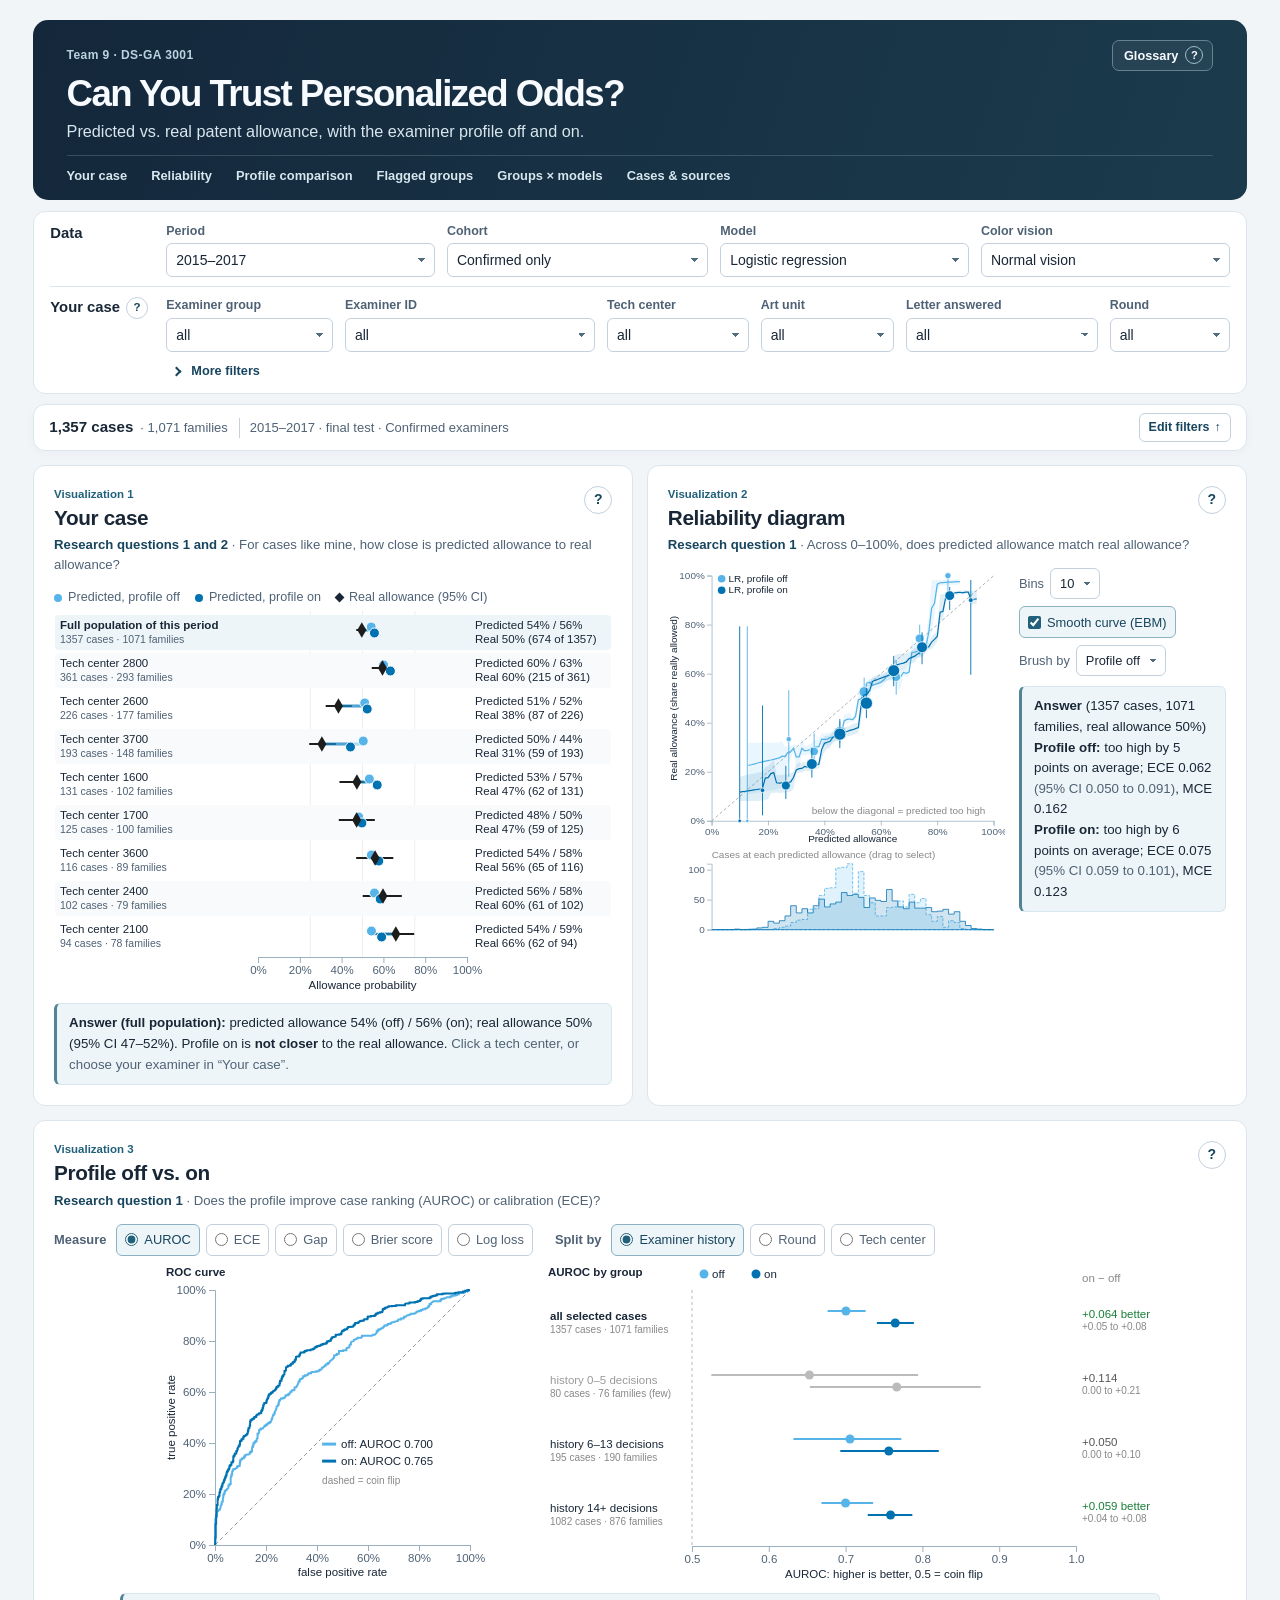
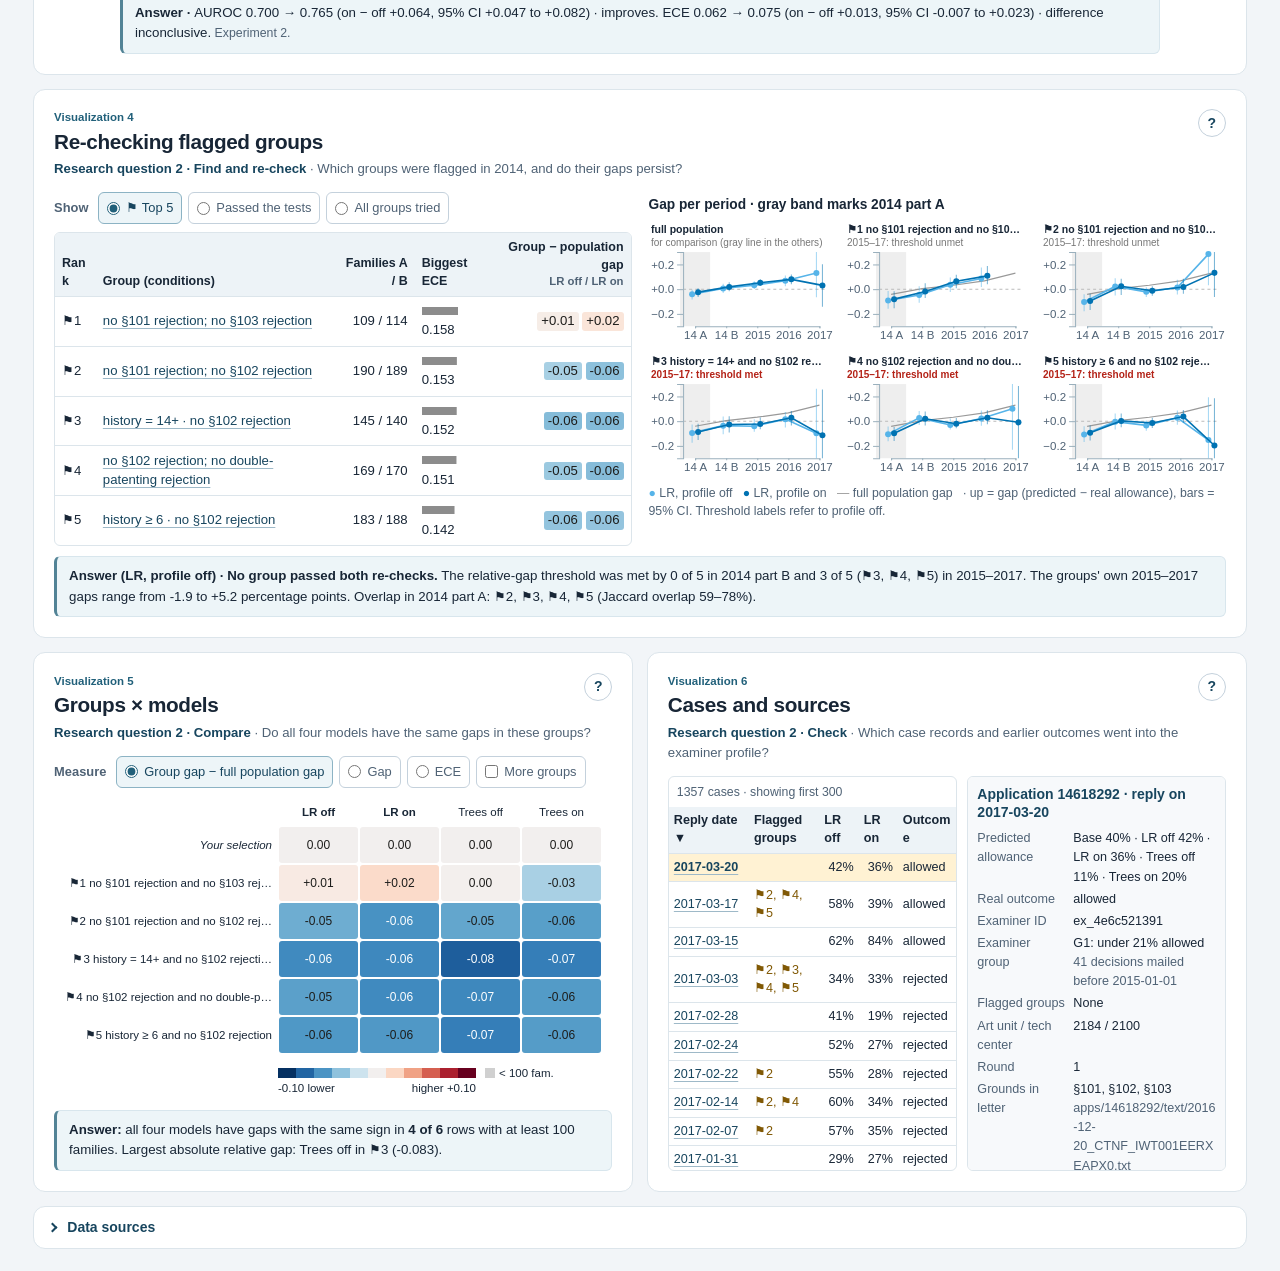
<file: interface/index.html>
<!DOCTYPE html>
<html lang="en">
<head>
<meta charset="utf-8">
<title>Can You Trust Personalized Odds? · Team 9 · VisML 2026</title>
<meta name="viewport" content="width=device-width, initial-scale=1">
<link rel="stylesheet" href="css/style.css">
</head>
<body>
<svg width="0" height="0" style="position:absolute" aria-hidden="true">
  <defs>
    <!-- Color vision deficiency matrices from Machado, Oliveira, and Fernandes (2009). -->
    <filter id="cvd-protanopia"><feColorMatrix type="matrix" values="0.152286 1.052583 -0.204868 0 0  0.114503 0.786281 0.099216 0 0  -0.003882 -0.048116 1.051998 0 0  0 0 0 1 0"/></filter>
    <filter id="cvd-deuteranopia"><feColorMatrix type="matrix" values="0.367322 0.860646 -0.227968 0 0  0.280085 0.672501 0.047413 0 0  -0.011820 0.042940 0.968881 0 0  0 0 0 1 0"/></filter>
    <filter id="cvd-tritanopia"><feColorMatrix type="matrix" values="1.255528 -0.076749 -0.178779 0 0  -0.078411 0.930809 0.147602 0 0  0.004733 0.691367 0.303900 0 0  0 0 0 1 0"/></filter>
    <filter id="cvd-grayscale"><feColorMatrix type="saturate" values="0"/></filter>
  </defs>
</svg>

<a class="skip-link" href="#app">Skip to visualizations</a>
<header class="page-width">
  <div class="masthead">
    <div class="masthead-heading">
      <div class="masthead-meta">
        <span>Team 9 · DS-GA 3001</span>
        <span class="practice-mark" id="practice-mark" hidden>Practice data</span>
      </div>
      <button type="button" class="help glossary" data-help="words" aria-label="Dashboard glossary" aria-controls="helpbox" aria-expanded="false">Glossary <span aria-hidden="true">?</span></button>
    </div>
    <h1 class="dashboard-title">Can You Trust Personalized Odds?</h1>
    <p class="subtitle">Predicted vs. real patent allowance, with the examiner profile off and on.</p>
    <p id="practice-note" class="practice-note" hidden>Predictions and outcomes are simulated. Document references come from the original case records.</p>
    <nav class="view-nav" id="view-nav" aria-label="Jump to a visualization">
      <a href="#vis1">Your case</a>
      <a href="#vis2">Reliability</a>
      <a href="#vis3">Profile comparison</a>
      <a href="#vis4">Flagged groups</a>
      <a href="#vis5">Groups × models</a>
      <a href="#vis6">Cases &amp; sources</a>
    </nav>
  </div>
  <section class="filter-panel" id="filter-panel" aria-label="Dashboard filters" tabindex="-1">
    <div class="filter-row">
      <h2 class="filter-title">Data</h2>
      <div class="filter-fields data-fields" id="filters">
        <label><span>Period</span><select id="f-part"></select></label>
        <label><span>Cohort</span><select id="f-cohort">
          <option value="primary">Confirmed only</option>
          <option value="all">All cases</option></select></label>
        <label><span>Model</span><select id="f-pair">
          <option value="lr">Logistic regression</option>
          <option value="gbt">Boosted trees</option></select></label>
        <label><span>Color vision</span><select id="f-cvd">
          <option value="">Normal vision</option><option value="protanopia">Protanopia (red blindness)</option>
          <option value="deuteranopia">Deuteranopia (green blindness)</option><option value="tritanopia">Tritanopia (blue blindness)</option>
          <option value="grayscale">Grayscale</option></select></label>
      </div>
    </div>
    <div class="filter-row">
      <div class="filter-heading">
        <h2 class="filter-title">Your case</h2>
        <button type="button" class="help" data-help="filters" aria-label="Help for case filters" aria-controls="helpbox" aria-expanded="false">?</button>
      </div>
      <div class="case-fields">
        <div class="filter-fields casefilters" id="casefilters"></div>
        <p id="examiner-group-note" class="filter-note" role="status" hidden>
          Examiner group is available for 2015–2017 only because its labels use outcomes from 2014.
        </p>
        <details class="extra-filters">
          <summary>More filters <span id="extra-filter-count" hidden></span></summary>
          <div class="filter-fields" id="casefilters-more"></div>
        </details>
      </div>
    </div>
  </section>
</header>

<div class="page-width selection-bar">
  <div class="selection" id="selection" aria-live="polite"></div>
  <a class="edit-filters" id="edit-filters" href="#filter-panel">Edit filters <span aria-hidden="true">↑</span></a>
</div>

<main class="page-width" id="app" tabindex="-1">
  <section class="view" id="vis1">
    <div class="view-heading">
      <div><p class="view-number">Visualization 1</p><h2>Your case</h2></div>
      <button type="button" class="help" data-help="vis1" aria-label="Help for Your case" aria-controls="helpbox" aria-expanded="false">?</button>
    </div>
    <p class="rq"><strong>Research questions 1 and 2</strong> · For cases like mine, how close is predicted allowance to real allowance?</p>
    <div class="body" id="vis1-body"></div>
  </section>

  <section class="view" id="vis2">
    <div class="view-heading">
      <div><p class="view-number">Visualization 2</p><h2>Reliability diagram</h2></div>
      <button type="button" class="help" data-help="vis2" aria-label="Help for the reliability diagram" aria-controls="helpbox" aria-expanded="false">?</button>
    </div>
    <p class="rq"><strong>Research question 1</strong> · Across 0–100%, does predicted allowance match real allowance?</p>
    <div class="split2">
      <div class="body" id="vis2-body"></div>
      <div class="side">
        <div class="controls stack">
          <label>Bins <select id="vis2-bins"><option>5</option><option selected>10</option><option>15</option></select></label>
          <label class="choice"><input type="checkbox" id="vis2-learned" checked> Smooth curve (EBM)</label>
          <label>Brush by <select id="vis2-brushmodel"><option value="off">Profile off</option><option value="on">Profile on</option></select></label>
        </div>
        <div id="vis2-info"></div>
      </div>
    </div>
  </section>

  <section class="view" id="vis3">
    <div class="view-heading">
      <div><p class="view-number">Visualization 3</p><h2>Profile off vs. on</h2></div>
      <button type="button" class="help" data-help="vis3" aria-label="Help for profile comparison" aria-controls="helpbox" aria-expanded="false">?</button>
    </div>
    <p class="rq"><strong>Research question 1</strong> · Does the profile improve case ranking (AUROC) or calibration (ECE)?</p>
    <div class="view-controls">
      <div class="controls" role="group" aria-label="Profile comparison measure">
        <span class="control-title">Measure</span>
        <label class="choice"><input type="radio" name="vis3metric" value="auroc" checked> AUROC</label>
        <label class="choice"><input type="radio" name="vis3metric" value="ece"> ECE</label>
        <label class="choice"><input type="radio" name="vis3metric" value="gap"> Gap</label>
        <label class="choice"><input type="radio" name="vis3metric" value="brier"> Brier score</label>
        <label class="choice"><input type="radio" name="vis3metric" value="logloss"> Log loss</label>
      </div>
      <div class="controls" role="group" aria-label="Profile comparison groups">
        <span class="control-title">Split by</span>
        <label class="choice"><input type="radio" name="vis3split" value="hist" checked> Examiner history</label>
        <label class="choice"><input type="radio" name="vis3split" value="round"> Round</label>
        <label class="choice"><input type="radio" name="vis3split" value="tc"> Tech center</label>
      </div>
    </div>
    <div class="body" id="vis3-body"></div>
  </section>

  <section class="view" id="vis4">
    <div class="view-heading">
      <div><p class="view-number">Visualization 4</p><h2>Re-checking flagged groups</h2></div>
      <button type="button" class="help" data-help="vis4" aria-label="Help for flagged groups" aria-controls="helpbox" aria-expanded="false">?</button>
    </div>
    <p class="rq"><strong>Research question 2 · Find and re-check</strong> · Which groups were flagged in 2014, and do their gaps persist?</p>
    <div class="vis4-layout">
      <div>
        <div class="controls" role="group" aria-label="Groups to show">
          <span class="control-title">Show</span>
          <label class="choice"><input type="radio" name="vis4show" value="frozen" checked> ⚑ Top 5</label>
          <label class="choice"><input type="radio" name="vis4show" value="eligible"> Passed the tests</label>
          <label class="choice"><input type="radio" name="vis4show" value="all"> All groups tried</label>
        </div>
        <div class="body" id="vis4-body"></div>
      </div>
      <div class="body" id="vis4-later"></div>
    </div>
    <div id="vis4-answer"></div>
  </section>

  <section class="view" id="vis5">
    <div class="view-heading">
      <div><p class="view-number">Visualization 5</p><h2>Groups × models</h2></div>
      <button type="button" class="help" data-help="vis5" aria-label="Help for the group and model matrix" aria-controls="helpbox" aria-expanded="false">?</button>
    </div>
    <p class="rq"><strong>Research question 2 · Compare</strong> · Do all four models have the same gaps in these groups?</p>
    <div class="controls" role="group" aria-label="Group and model comparison measure">
      <span class="control-title">Measure</span>
      <label class="choice"><input type="radio" name="vis5metric" value="rel" checked> Group gap − full population gap</label>
      <label class="choice"><input type="radio" name="vis5metric" value="gap"> Gap</label>
      <label class="choice"><input type="radio" name="vis5metric" value="ece"> ECE</label>
      <label class="choice"><input type="checkbox" id="vis5-more"> More groups</label>
    </div>
    <div class="body" id="vis5-body"></div>
  </section>

  <section class="view" id="vis6">
    <div class="view-heading">
      <div><p class="view-number">Visualization 6</p><h2>Cases and sources</h2></div>
      <button type="button" class="help" data-help="vis6" aria-label="Help for cases and sources" aria-controls="helpbox" aria-expanded="false">?</button>
    </div>
    <p class="rq"><strong>Research question 2 · Check</strong> · Which case records and earlier outcomes went into the examiner profile?</p>
    <div class="vis6wrap">
      <div class="body" id="vis6-table"></div>
      <div class="body" id="vis6-detail"><p class="muted">Click a case to see its letters and the examiner's earlier decisions behind its profile.</p></div>
    </div>
  </section>
</main>

<div id="tooltip" class="tooltip"></div>
<div id="helpbox" class="helpbox" role="dialog" aria-label="Dashboard help"></div>
<footer class="page-width" id="footer" aria-label="Data provenance"></footer>

<script src="vendor/d3.v7.min.js"></script>
<script src="data/vml_data.js"></script>
<script src="js/compute.js"></script>
<script src="js/app.js"></script>
<script src="js/vis1_case.js"></script>
<script src="js/vis2_reliability.js"></script>
<script src="js/vis3_profile.js"></script>
<script src="js/vis4_groups.js"></script>
<script src="js/vis5_group_model.js"></script>
<script src="js/vis6_cases.js"></script>
<script>VApp.start();</script>
</body>
</html>
</file>
<file: interface/css/style.css>
:root {
  --ink: #182636;
  --muted: #4f6275;
  --line: #dce5eb;
  --line-strong: #c4d1dc;
  --bg: #f2f5f8;
  --panel: #fff;
  --accent: #21607a;
  --accent-dark: #17455e;
  --accent-soft: #edf5f8;
  --sel: #fff2d3;
  --page: 1536px;
  --gutter: clamp(14px, 2.6vw, 38px);
  font-family: -apple-system, BlinkMacSystemFont, "Segoe UI", Roboto, Helvetica, Arial, sans-serif;
  font-size: 14px;
  line-height: 1.52;
  color: var(--ink);
}

*, *::before, *::after { box-sizing: border-box; }
body { margin: 0; background: var(--bg); }
button, select { font: inherit; }
[hidden] { display: none !important; }
[role="button"] { cursor: pointer; }
:focus-visible { outline: 2px solid #16748d; outline-offset: 3px; }
.page-width { width: min(var(--page), calc(100% - 2 * var(--gutter))); margin-inline: auto; }
.muted { color: var(--muted); }
.lowsupport { color: var(--muted); }
.skip-link {
  position: fixed;
  left: var(--gutter);
  top: 10px;
  padding: 8px 12px;
  border-radius: 6px;
  background: #fff;
  color: var(--accent-dark);
  transform: translateY(-180%);
  z-index: 50;
}
.skip-link:focus { transform: translateY(0); }

header.page-width { margin-top: 20px; }
.masthead {
  padding: clamp(14px, 1.54vw, 23px) clamp(18px, 2.6vw, 38px) 10px;
  border-radius: 15px;
  color: #f7fbff;
  background: linear-gradient(108deg, #14273b, #1b3b4d);
}
.masthead-heading {
  display: flex;
  flex-wrap: wrap;
  justify-content: space-between;
  align-items: center;
  gap: 5px 12px;
}
.masthead-meta {
  display: flex;
  flex-wrap: wrap;
  align-items: center;
  gap: 6px 12px;
  color: #b9d4e0;
  font-size: .86rem;
  font-weight: 650;
  letter-spacing: .035em;
}
.practice-mark {
  padding: 2px 8px;
  border: 1px solid #eab968;
  border-radius: 5px;
  background: #443b2e;
  color: #ffdfa2;
  letter-spacing: 0;
}
.dashboard-title {
  font-size: clamp(1.85rem, 2.86vw, 3rem);
  line-height: 1.1;
  font-weight: 710;
  letter-spacing: -.042em;
  margin: 3px 0 5px;
  text-wrap: balance;
}
.subtitle {
  margin: 0;
  color: #d7e7ee;
  font-size: clamp(1rem, 1.3vw, 1.16rem);
}
.practice-note { color: #ffdfa2; font-size: .91rem; margin: 5px 0 0; }
.help {
  display: inline-grid;
  place-items: center;
  flex: none;
  width: 28px;
  height: 28px;
  padding: 0;
  border: 1px solid var(--line-strong);
  border-radius: 50%;
  background: var(--panel);
  color: var(--accent-dark);
  font-weight: 700;
  cursor: pointer;
}
.help:hover, .help[aria-expanded="true"] { background: var(--accent-soft); border-color: #8cabbc; }
.glossary.help {
  display: inline-flex;
  gap: 7px;
  width: auto;
  height: auto;
  padding: 5px 9px 5px 11px;
  border-radius: 7px;
  border-color: #658294;
  background: #ffffff0d;
  color: #f7fbff;
  font-size: .91rem;
  white-space: nowrap;
}
.glossary.help span {
  display: grid;
  place-items: center;
  width: 18px;
  height: 18px;
  border: 1px solid #9dbecc;
  border-radius: 50%;
  font-size: .8rem;
}
.glossary.help:hover, .glossary.help[aria-expanded="true"] { background: #ffffff24; }
.masthead :focus-visible { outline-color: #a7dcea; }
.view-nav {
  display: flex;
  flex-wrap: wrap;
  gap: 4px 8px;
  margin-top: 11px;
  padding-top: 6px;
  border-top: 1px solid #cfebf52e;
}
.view-nav a {
  padding: 4px 8px;
  border-radius: 5px;
  color: #d7e7ee;
  font-size: .92rem;
  font-weight: 560;
  text-decoration: none;
}
.view-nav a:first-child { margin-left: -8px; }
.view-nav a:hover, .view-nav a:focus-visible { background: #ffffff1c; color: #fff; }

.filter-panel, .view, .selection-bar, .sources {
  background: var(--panel);
  border: 1px solid var(--line);
  border-radius: 12px;
}
.filter-panel { margin-top: 11px; padding: 10px 16px; scroll-margin-top: 12px; }
.filter-row {
  display: grid;
  grid-template-columns: 104px minmax(0, 1fr);
  gap: 8px 12px;
  align-items: start;
}
.filter-row + .filter-row { border-top: 1px solid var(--line); margin-top: 9px; padding-top: 9px; }
.filter-title { margin: 0; font-size: 1.06rem; line-height: 1.5; }
.filter-heading { display: flex; align-items: center; gap: 6px; }
.filter-heading .help { width: 22px; height: 22px; font-size: .82rem; }
.filter-fields { display: grid; gap: 9px 12px; }
.data-fields { grid-template-columns: 1.08fr 1.05fr 1fr 1fr; }
.casefilters { grid-template-columns: 1fr 1.5fr .85fr .8fr 1.15fr .72fr; }
#casefilters-more { grid-template-columns: repeat(4, minmax(0, 1fr)); padding: 8px 0 3px; }
.filter-fields label {
  display: grid;
  min-width: 0;
  gap: 3px;
  color: var(--muted);
  font-size: .89rem;
  font-weight: 600;
}
select {
  min-width: 0;
  max-width: 100%;
  min-height: 34px;
  padding: 4px 24px 4px 9px;
  border: 1px solid var(--line-strong);
  border-radius: 6px;
  background: #fff;
  background-image: linear-gradient(45deg, transparent 50%, #506d80 50%), linear-gradient(135deg, #506d80 50%, transparent 50%);
  background-position: right 12px center, right 8px center;
  background-size: 4px 4px;
  background-repeat: no-repeat;
  color: var(--ink);
  appearance: none;
  cursor: pointer;
}
.filter-fields select { width: 100%; font-size: 1rem; font-weight: 500; }
select:hover:enabled { border-color: #7a9bad; }
select:disabled { background-color: #f1f4f6; border-color: var(--line); color: #526677; opacity: 1; cursor: default; }
.filter-note {
  margin: 7px 0 0;
  padding: 4px 8px;
  border-left: 2px solid #81a2b4;
  border-radius: 0 4px 4px 0;
  background: var(--accent-soft);
  color: var(--accent-dark);
  font-size: .89rem;
}
.extra-filters { margin-top: 7px; }
.extra-filters summary, .sources summary {
  display: flex;
  align-items: center;
  gap: 9px;
  list-style: none;
  cursor: pointer;
}
.extra-filters summary::-webkit-details-marker, .sources summary::-webkit-details-marker { display: none; }
.extra-filters summary::before, .sources summary::before {
  content: "";
  flex: none;
  width: 7px;
  height: 7px;
  margin-right: 2px;
  border-right: 2px solid currentColor;
  border-bottom: 2px solid currentColor;
  transform: rotate(-45deg);
}
.extra-filters[open] summary::before, .sources[open] summary::before { transform: translateY(-2px) rotate(45deg); }
.extra-filters summary {
  width: fit-content;
  padding: 2px 7px;
  border-radius: 5px;
  color: var(--accent-dark);
  font-size: .91rem;
  font-weight: 660;
}
.extra-filters summary:hover { background: var(--accent-soft); }
#extra-filter-count { color: var(--muted); font-size: .82rem; font-weight: 500; }

.selection-bar {
  display: flex;
  flex-wrap: wrap;
  align-items: center;
  justify-content: space-between;
  gap: 7px 16px;
  margin-top: 10px;
  padding: 8px 15px;
  box-shadow: 0 3px 12px #18263608;
}
.selection { flex: 1 1 230px; min-width: 0; color: var(--muted); font-size: .93rem; }
.selection-summary { display: flex; flex-wrap: wrap; align-items: baseline; gap: 2px 7px; }
.selection-summary strong { color: var(--ink); font-size: 1.08rem; }
.selection-summary strong, .selection-summary span:first-of-type { white-space: nowrap; }
.selection-context { border-left: 1px solid var(--line-strong); padding-left: 10px; margin-left: 4px; }
.selection-chips { display: flex; flex-wrap: wrap; gap: 5px 7px; margin-top: 5px; }
.chip {
  display: inline-flex;
  gap: 4px;
  align-items: center;
  max-width: 100%;
  padding: 1px 4px 1px 9px;
  border: 1px solid #dbbd7b;
  border-radius: 6px;
  background: var(--sel);
  color: #64470f;
  font-size: .87rem;
  overflow-wrap: anywhere;
}
.chip button.x {
  flex: none;
  min-width: 23px;
  min-height: 23px;
  padding: 0;
  border: 0;
  border-radius: 4px;
  background: transparent;
  color: inherit;
  font-size: 1.14rem;
  line-height: 1;
  cursor: pointer;
}
.chip button.x:hover { background: #ebdcb7; }
.clear-filters, .edit-filters, .helpbox button {
  display: inline-flex;
  align-items: center;
  gap: 5px;
  width: fit-content;
  min-height: 29px;
  padding: 3px 9px;
  border: 1px solid var(--line-strong);
  border-radius: 6px;
  background: var(--panel);
  color: var(--accent-dark);
  font-size: .89rem;
  font-weight: 650;
  text-decoration: none;
  cursor: pointer;
}
.clear-filters:hover, .edit-filters:hover, .helpbox button:hover { background: var(--accent-soft); border-color: #8cabbc; }

main {
  display: grid;
  grid-template-columns: repeat(2, minmax(0, 1fr));
  grid-template-areas: "vis1 vis2" "vis3 vis3" "vis4 vis4" "vis5 vis6";
  gap: 14px;
  margin-block: 14px;
}
#vis1 { grid-area: vis1; }
#vis2 { grid-area: vis2; }
#vis3 { grid-area: vis3; }
#vis4 { grid-area: vis4; }
#vis5 { grid-area: vis5; }
#vis6 { grid-area: vis6; }
.view { min-width: 0; padding: clamp(13px, 1.55vw, 24px); scroll-margin-top: 85px; }
.view:target { border-color: #8db2c1; box-shadow: 0 0 0 1px #8db2c1; }
.view-heading { display: flex; justify-content: space-between; align-items: flex-start; gap: 8px; }
.view-number { margin: 0 0 2px; color: var(--accent); font-size: .82rem; font-weight: 680; }
.view h2 { font-size: clamp(1.36rem, 1.62vw, 1.65rem); line-height: 1.22; letter-spacing: -.018em; margin: 0; }
.rq { color: var(--muted); font-size: .94rem; line-height: 1.52; margin: 5px 0 13px; }
.rq strong { color: var(--accent-dark); font-weight: 650; }
.rqs { margin-top: 5px; font-size: .9rem; line-height: 1.52; }
.subhead { margin: 3px 0 6px; font-size: .98rem; font-weight: 680; }
.note { margin-top: 5px; color: var(--muted); font-size: .88rem; }
.answer {
  margin: 10px 0 0;
  padding: 9px 12px;
  border: 1px solid #d8e6ed;
  border-left: 3px solid #528396;
  border-radius: 6px;
  background: var(--accent-soft);
  color: var(--ink);
  font-size: .95rem;
  line-height: 1.55;
}

.controls { display: flex; flex-wrap: wrap; align-items: center; gap: 6px; margin-bottom: 8px; color: var(--muted); }
.view-controls { display: flex; flex-wrap: wrap; gap: 0 22px; }
.control-title { padding-right: 4px; font-size: .92rem; font-weight: 640; }
.controls label {
  display: inline-flex;
  align-items: center;
  gap: 6px;
  max-width: 100%;
  font-size: .92rem;
}
.controls input { margin: 0; accent-color: var(--accent); cursor: pointer; }
.choice {
  min-height: 32px;
  padding: 4px 8px;
  border: 1px solid var(--line-strong);
  border-radius: 6px;
  background: var(--panel);
  cursor: pointer;
}
.choice:hover, .choice:focus-within { border-color: #7a9bad; }
.choice:has(input:checked) { border-color: #8cb3c4; background: var(--accent-soft); color: var(--accent-dark); }
.controls select { min-height: 31px; }
.controls.stack { align-items: flex-start; flex-direction: column; gap: 7px; margin-bottom: 7px; }

#vis1 .card {
  margin-bottom: 8px;
  padding: 8px 10px;
  border: 1px solid var(--line);
  border-radius: 6px;
  background: #f5f8fa;
}
#vis1 .summary { margin: 5px 0 0; }
#vis1 .warn { color: #74530f; background: var(--sel); border: 1px solid #edcf91; border-radius: 5px; padding: 5px 8px; }
.chart-legend {
  display: flex;
  flex-wrap: wrap;
  align-items: center;
  gap: 3px 15px;
  margin-bottom: 4px;
  color: var(--muted);
  font-size: .9rem;
}
.legend-item { display: inline-flex; gap: 6px; align-items: center; }
.legend-mark { width: 8px; height: 8px; flex: none; border-radius: 50%; background: var(--mark); }
.legend-mark.diamond { width: 7px; height: 7px; border-radius: 0; background: var(--ink); transform: rotate(45deg); }
.case-ladder rect:first-child { rx: 4px; }
.case-ladder:hover rect:first-child, .case-ladder:focus-visible rect:first-child { stroke: #8cb3c4; fill: #edf5f8; }
svg text { font-size: 11.5px; fill: var(--ink); }
.axis { font-family: inherit; }
.axis text { fill: var(--muted); }
.axis path, .axis line { stroke: #9ab0bd; }
.diag { stroke: #8f9da7; stroke-dasharray: 4 3; }
.brush .selection { fill: #e6c778; fill-opacity: .35; stroke: #a67718; }
#vis1-body > svg, #vis3-body svg, #vis5-body > svg, .smallmult svg { display: block; max-width: 100%; height: auto; }
#vis2-body > svg { display: block; width: min(100%, 430px); height: auto; margin-inline: auto; }
#vis2-body svg text { font-size: 13px; }
.split2 { display: grid; grid-template-columns: minmax(0, 1.63fr) minmax(0, 1fr); gap: 14px; max-width: 840px; margin-inline: auto; }
.split3 { display: grid; grid-template-columns: minmax(0, .8fr) minmax(0, 1.2fr); gap: 16px; align-items: start; }
.stack3 { display: grid; gap: 10px; }
#vis3-body .split3, #vis3-body .stack3 { max-width: 1040px; margin-inline: auto; }
#vis3-body .split3 > div:first-child > svg, #vis3-body .stack3 svg { margin-inline: auto; }
#vis3-body .stack3 > div:last-child > svg { width: min(85%, 540px); }
#vis3-body .answer { max-width: 1040px; margin-inline: auto; }
#vis5-body > svg { margin-inline: auto; }
#vis5-body .cv { font-size: 12px; }
#vis5-body rect.cell:hover { stroke: var(--accent-dark); stroke-width: 1.5; }

.rule-button, .sort-button, .case-button { border: 0; padding: 0; background: transparent; cursor: pointer; text-align: left; }
.rule-button, .case-button {
  color: var(--accent-dark);
  text-decoration: underline;
  text-decoration-color: #9eb9c8;
  text-underline-offset: 3px;
}
.rule-button:hover, .case-button:hover { color: var(--accent); text-decoration-color: currentColor; }
.rule-button[aria-pressed="true"], .case-button[aria-pressed="true"] { font-weight: 700; }
.sort-button { font-weight: 665; color: var(--ink); }
.sort-button:hover { color: var(--accent); }
table.grid { border-collapse: separate; border-spacing: 0; width: 100%; font-size: .94rem; line-height: 1.4; }
table.grid th { text-align: left; font-weight: 660; position: sticky; top: 0; background: #edf3f7; }
table.grid th, table.grid td { padding: 6px 7px; border-bottom: 1px solid var(--line); vertical-align: middle; }
table.grid tr.row { cursor: pointer; }
table.grid tr.row:hover td { background: #f1f6f9; }
table.grid tr.selected td { background: var(--sel); }
table.grid tr.low td { color: var(--muted); }
table.grid .num { text-align: right; font-variant-numeric: tabular-nums; }
td.star { color: #815905; }
.scroll { max-height: 420px; overflow: auto; }
.vis4-layout { display: grid; grid-template-columns: repeat(2, minmax(0, 1fr)); gap: 17px; align-items: start; }
.vis4-layout > div { min-width: 0; }
#vis4-body { max-height: 320px; overflow: auto; border: 1px solid var(--line); border-radius: 6px; }
#vis4-body[data-mode="frozen"] { max-height: none; }
#vis4-body th { vertical-align: bottom; font-size: .89rem; overflow-wrap: anywhere; }
#vis4-body td { overflow-wrap: anywhere; }
#vis4-body tr:last-child td { border-bottom: 0; }
#vis4-body .column-key { display: block; color: var(--muted); font-size: .81rem; }
#vis4-body .gap-value { display: inline-block; margin-block: 1px; white-space: nowrap; }
.smallmult {
  display: grid;
  grid-template-columns: repeat(3, minmax(0, 1fr));
  gap: 8px 12px;
  margin: 3px 0;
}
.smallmult svg { width: 100%; }
.vis6wrap { display: grid; grid-template-columns: minmax(0, 1.12fr) minmax(0, 1fr); gap: 10px; }
#vis6-table, #vis6-detail {
  min-width: 0;
  max-height: 395px;
  overflow: auto;
  border: 1px solid var(--line);
  border-radius: 6px;
}
#vis6-table > .note { margin: 0; padding: 6px 8px; }
#vis6-table table.grid { font-size: .9rem; }
#vis6-table td, #vis6-table th { padding: 5px; }
#vis6-table th button { max-width: 100%; overflow-wrap: anywhere; }
#vis6-detail table.grid th, #vis6-detail table.grid td { padding: 5px 6px; }
#vis6-table td:first-child, #vis6-table td.num { white-space: nowrap; }
#vis6-detail { overflow-wrap: anywhere; padding: 8px 9px; background: #f7f9fb; font-size: .9rem; }
#vis6-detail h3 { margin: 0 0 7px; color: var(--accent-dark); line-height: 1.35; font-size: 1rem; }
#vis6-detail .kv { display: grid; grid-template-columns: 88px minmax(0, 1fr); gap: 3px 8px; margin: 0 0 8px; }
#vis6-detail .kv dd { min-width: 0; margin: 0; }
#vis6-detail .ok { color: #166534; }
#vis6-detail .bad { color: #a22a21; }
#vis6-detail table.grid { font-size: .87rem; }

.tooltip, .helpbox {
  position: fixed;
  display: none;
  border: 1px solid var(--line-strong);
  border-radius: 8px;
  background: #fff;
  padding: 8px 11px;
  box-shadow: 0 8px 28px #18263624;
}
.tooltip { pointer-events: none; z-index: 20; max-width: min(320px, calc(100vw - 16px)); font-size: .89rem; }
.helpbox { z-index: 30; max-width: min(520px, calc(100vw - 16px)); max-height: min(70vh, calc(100vh - 16px)); overflow-y: auto; padding: 12px 15px; }
.helpbox button { margin-top: 9px; }

footer { margin-bottom: 22px; color: var(--muted); }
footer:empty { display: none; }
.sources summary { padding: 10px 15px; color: var(--accent-dark); font-weight: 670; border-radius: 11px; }
.sources summary:hover { background: #f5f9fb; }
.sources[open] summary { border-bottom: 1px solid var(--line); border-radius: 11px 11px 0 0; }
.sources-content { padding: 10px 15px 14px; font-size: .91rem; }
.sources-content p { margin: 0 0 8px; }
.source-export, .source-paths { display: flex; flex-wrap: wrap; align-items: baseline; gap: 4px 8px; }
.sources-content strong { color: var(--ink); }
.files { display: grid; gap: 8px; margin: 9px 0 0; padding-left: 18px; }
.files .note { display: block; margin-top: 2px; }
footer code {
  display: inline-block;
  max-width: 100%;
  padding: 1px 5px;
  border-radius: 4px;
  background: #edf3f7;
  color: #28495d;
  font-size: .87rem;
  overflow-wrap: anywhere;
}

@media (min-width: 920px) {
  .selection-bar { position: sticky; top: 8px; z-index: 5; }
  main { scroll-margin-top: 85px; }
}
@media (max-width: 1190px) {
  main { grid-template-columns: minmax(0, 1fr); grid-template-areas: "vis1" "vis2" "vis3" "vis4" "vis5" "vis6"; }
  .vis4-layout { grid-template-columns: minmax(0, 1fr); }
}
@media (max-width: 840px) {
  .filter-row { grid-template-columns: minmax(0, 1fr); }
  .casefilters { grid-template-columns: repeat(3, minmax(0, 1fr)); }
  .view { scroll-margin-top: 10px; }
  #vis3-body .stack3 > div:last-child > svg { width: min(100%, 500px); }
}
@media (max-width: 620px) {
  header.page-width { margin-top: 12px; }
  .masthead { padding-inline: 15px; }
  .masthead-heading { gap: 5px 8px; }
  .glossary.help { padding: 3px 7px; }
  .view-nav { gap: 3px; margin-top: 10px; }
  .view-nav a { padding: 4px 5px; }
  .view-nav a:first-child { margin-left: -5px; }
  .data-fields, .casefilters, #casefilters-more { grid-template-columns: repeat(2, minmax(0, 1fr)); }
  .filter-panel { padding: 10px 12px; }
  .selection-context { flex-basis: 100%; margin: 0; padding: 0; border: 0; }
  .split2, .vis6wrap { grid-template-columns: minmax(0, 1fr); }
  .controls.stack { flex-direction: row; align-items: center; }
  .smallmult { grid-template-columns: repeat(2, minmax(0, 1fr)); }
  #vis4-body td, #vis4-body th { padding: 5px 4px; }
  #vis4-body table.grid { font-size: .88rem; }
  #vis4-body td svg { display: none; }
  #vis6-detail { max-height: none; }
}
@media (max-width: 420px) {
  .glossary.help span { display: none; }
}
@media (max-width: 360px) {
  #vis4-body td, #vis4-body th { padding-inline: 3px; }
  #vis6-table td, #vis6-table th { padding-inline: 4px; }
}
@media (forced-colors: active) {
  select { appearance: auto; background-image: none; }
}
</file>
